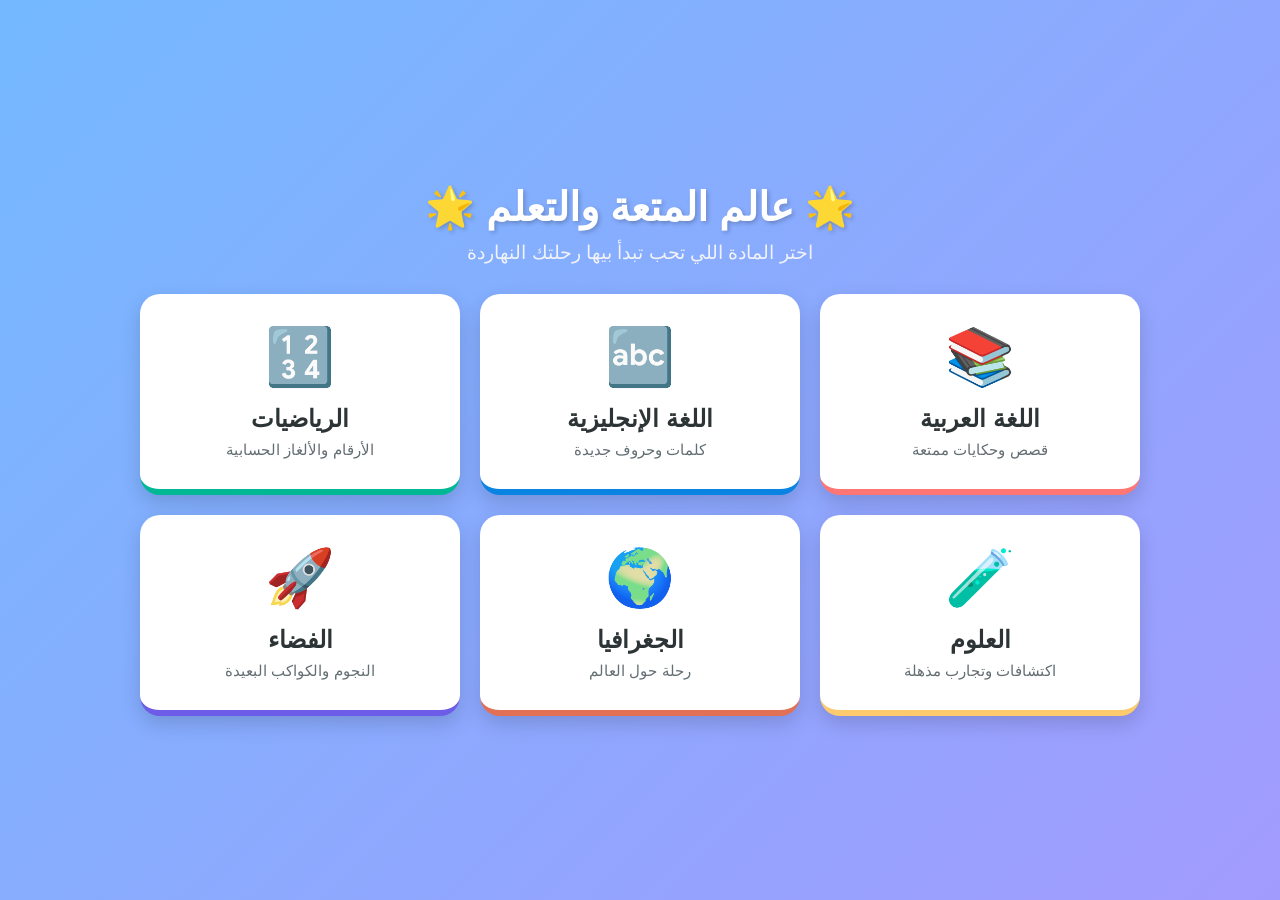
<file: index.html>
<!DOCTYPE html>
<html lang="ar" dir="rtl">
<head>
    <meta charset="UTF-8">
    <meta name="viewport" content="width=device-width, initial-scale=1.0">
    <title>أكاديمية الأطفال - الصفحة الرئيسية</title>
    <link rel="stylesheet" href="css/style.css">
    <link rel="icon" type="image/png" href="images/favicon.ico">
</head>
<body>
    <div class="container">
        <h1>🌟 عالم المتعة والتعلم 🌟</h1>
        <p class="subtitle">اختر المادة اللي تحب تبدأ بيها رحلتك النهاردة</p>
        
        <div class="subjects-grid">
            <div class="card arabic" onclick="openSubject('arabic')">
                <span class="icon">📚</span>
                <h2>اللغة العربية</h2>
                <p>قصص وحكايات ممتعة</p>
            </div>
            <div class="card english" onclick="openSubject('english')">
                <span class="icon">🔤</span>
                <h2>اللغة الإنجليزية</h2>
                <p>كلمات وحروف جديدة</p>
            </div>
            <div class="card math" onclick="openSubject('math')">
                <span class="icon">🔢</span>
                <h2>الرياضيات</h2>
                <p>الأرقام والألغاز الحسابية</p>
            </div>
            <div class="card science" onclick="openSubject('science')">
                <span class="icon">🧪</span>
                <h2>العلوم</h2>
                <p>اكتشافات وتجارب مذهلة</p>
            </div>
            <div class="card geography" onclick="openSubject('geography')">
                <span class="icon">🌍</span>
                <h2>الجغرافيا</h2>
                <p>رحلة حول العالم</p>
            </div>
            <div class="card space" onclick="openSubject('space')">
                <span class="icon">🚀</span>
                <h2>الفضاء</h2>
                <p>النجوم والكواكب البعيدة</p>
            </div>
        </div>
    </div>

    <script src="js/main.js"></script>
</body>
</html>
</file>
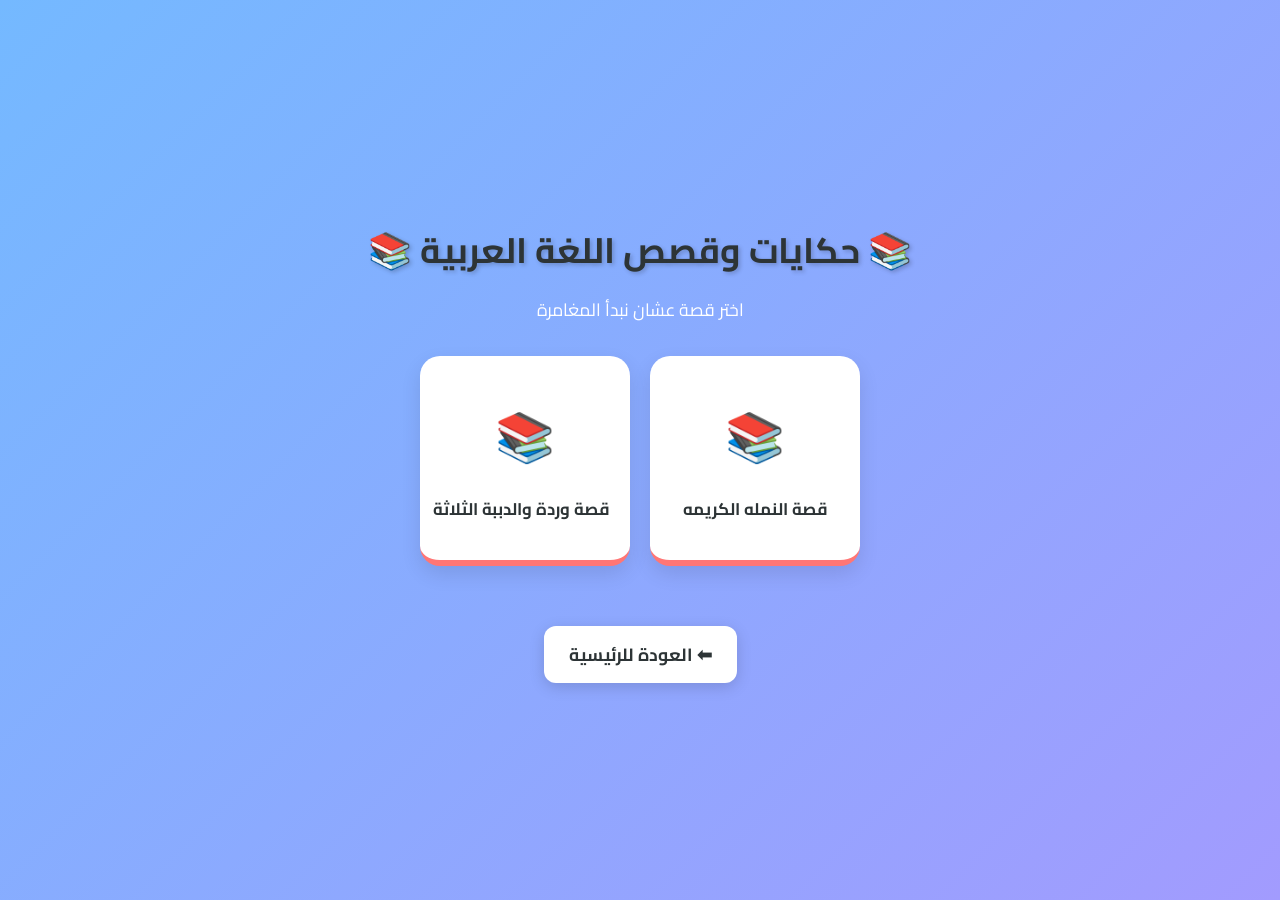
<file: materials/arabic/arabic.html>
<!DOCTYPE html>
<html lang="ar" dir="rtl">
<head>
    <meta charset="UTF-8">
    <meta name="viewport" content="width=device-width, initial-scale=1.0">
    <title>قسم اللغة العربية - القصص والحكايات</title>
    <!-- استدعاء خط أطفال واضح وجميل -->
    <link href="https://fonts.googleapis.com/css2?family=Cairo:wght@600;700;900&display=swap" rel="stylesheet">
    <link rel="stylesheet" href="../../css/style.css">
    <link rel="icon" type="image/ico" href="../../images/favicon.ico">
    <style>
        body {
            font-family: 'Cairo', sans-serif;
            margin: 0;
            padding: 20px;
            display: flex;
            flex-direction: column;
            align-items: center;
            min-height: 100vh;
        }

        .container {
            width: 100%;
            max-width: 900px;
            text-align: center;
            margin: auto;
        }

        /* العنوان الرئيسي استريتش وفي سطر واحد وبحجم نسبي ذكي */
        .arabic-title {
            color: #2d3436;
            margin-bottom: 10px;
            font-size: clamp(1rem, 3.2vw, 2.2rem);
            white-space: nowrap;
            overflow: hidden;
            text-overflow: ellipsis;
        }

        .subtitle {
            color: #ffffff; /* لون أبيض زي ما طلبت */
            font-size: 1.1rem;
            margin-bottom: 30px;
        }

        /* شبكة كروت مربعة ومتناسقة زي كروت المواد بالضبط */
        .subjects-grid {
            display: flex;
            justify-content: center;
            align-items: center;
            flex-wrap: wrap;
            gap: 20px;
            margin-bottom: 40px;
        }

        .card.arabic {
            background: #ffffff;
            border-radius: 20px;
            width: 210px;
            height: 210px;
            padding: 20px;
            box-shadow: 0 8px 20px rgba(0,0,0,0.1);
            cursor: pointer;
            transition: transform 0.2s, box-shadow 0.2s;
            text-align: center;
            display: flex;
            flex-direction: column;
            align-items: center;
            justify-content: center;
        }

        .card.arabic:hover {
            transform: translateY(-5px);
            box-shadow: 0 12px 25px rgba(0,0,0,0.15);
        }

        .card .icon {
            font-size: 3rem;
            margin-bottom: 12px;
        }

        /* اسم القصة جوه الكارت في سطر واحد، بولد، وبحجم مناسب جداً في الشاشات الصغيرة */
        .card h2 {
            color: #2d3436;
            font-size: clamp(0.75rem, 2.1vw, 1.05rem); /* رفعنا الحجم الأدنى عشان ما يصغرش أوي */
            font-weight: 700; /* خط بولد وبارز وشيك */
            white-space: nowrap;
            width: 100%;
            margin: 0;
        }

        .back-btn {
            margin-top: 20px;
            padding: 12px 25px;
            font-size: 1.1rem;
            border-radius: 12px;
            border: none;
            background: #ffffff;
            color: #2d3436;
            cursor: pointer;
            font-weight: bold;
            font-family: 'Cairo', sans-serif;
            box-shadow: 0 4px 15px rgba(0,0,0,0.15);
            transition: background 0.3s, transform 0.2s;
        }
        .back-btn:hover {
            background: #f1f2f6;
            transform: scale(1.02);
        }
    </style>
</head>
<body>
    <div class="container">
        <h1 class="arabic-title">📚 حكايات وقصص اللغة العربية 📚</h1>
        <p class="subtitle">اختر قصة عشان نبدأ المغامرة</p>
        
        <div class="subjects-grid">
            <div class="card arabic" onclick="openStory(1)">
                <span class="icon">📚</span>
                <h2>قصة النمله الكريمه</h2>
            </div>

            <div class="card arabic" onclick="openStory(2)">
                <span class="icon">📚</span>
                <h2>قصة وردة والدببة الثلاثة</h2>
            </div>
            
            <!-- لما تحب تضيف قصة تانية تقدر تكرر الكارت هنا بكل سهولة -->
        </div>

        <div>
            <button class="back-btn" onclick="goBackToMain()">⬅ العودة للرئيسية</button>
        </div>
    </div>

    <script>
        function openStory(storyId) {
            window.location.href = 'story' + storyId + '.html';
        }

        function goBackToMain() {
            window.location.href = '../../index.html';
        }
    </script>
</body>
</html>
</file>
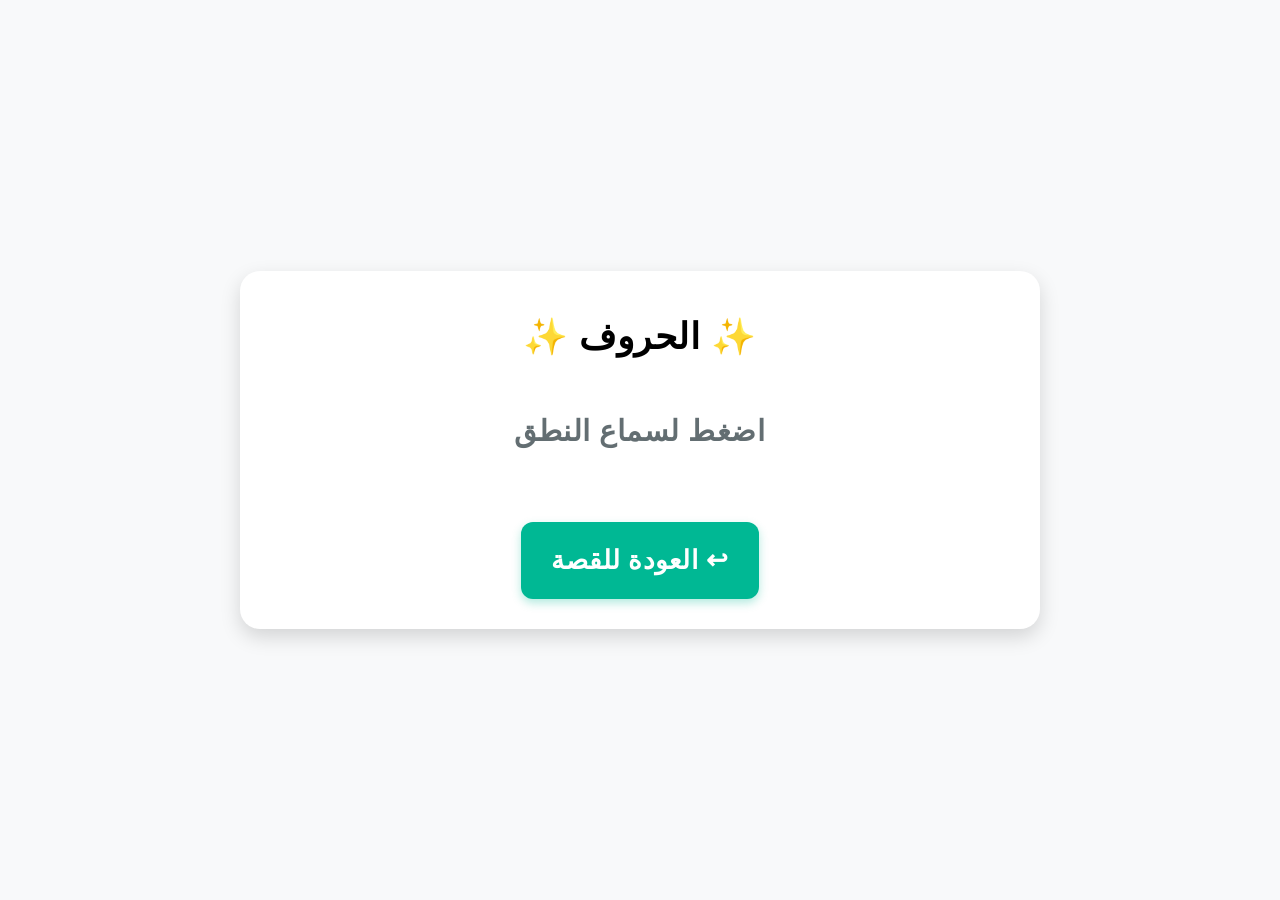
<file: materials/arabic/letters.html>
<!DOCTYPE html>
<html lang="ar" dir="rtl">
<head>
    <meta charset="UTF-8">
    <meta name="viewport" content="width=device-width, initial-scale=1.0">
    <title>تفكيك الكلمة إلى حروف</title>
    <link rel="stylesheet" href="../../css/style.css">
    <link rel="icon" type="image/ico" href="../../images/favicon.ico">
    <style>
        *, body, button, h1, h2, p, span, .story-text, .word {
            font-family: Segoe UI, sans-serif !important; /* نوع الخط */
            font-size: 1.5rem;                        /* حجم الخط الأساسي */
            font-weight: bold;                        /* تخانة الخط (بولد) */
            line-height: 2.0;                         /* المسافة بين السطور (ارتفاع السطر) */
            letter-spacing: 0.5px;                    /* المسافة الأفقية بين الحروف */
            word-spacing: 0px;                        /* المسافة بين الكلمات وبعضها */
        }

        body {
            background: #f8f9fa;
        }

        .letters-box {
            background: #ffffff;
            border-radius: 20px;
            padding: 30px;
            box-shadow: 0 8px 20px rgba(0,0,0,0.15);
            text-align: center;
            max-width: 800px;
            margin: 40px auto;
        }

        .word-display {
            font-size: 2.8rem;
            color: #d63031;
            margin-bottom: 30px;
            font-weight: bold;
        }

        /* صف واحد دايماً وتصغير نسبي أوتوماتيك من غير أي سكرول بار */
        .letters-grid {
            display: flex;
            justify-content: center;
            align-items: center;
            flex-wrap: nowrap;
            gap: 8px;
            margin-bottom: 35px;
            width: 100%;
        }

        .letter-card {
            background: #74b9ff;
            color: white;
            flex: 1; /* الكروت تتمدد أو تنكمش بالتساوي عشان تدخل كلها في صف واحد */
            min-width: 30px; /* أقل عرض مسموح للحرف عشان يفضل واضح */
            max-width: 65px; /* أقصى عرض للحرف على الشاشات الكبيرة */
            aspect-ratio: 1 / 1; /* يحافظ على شكل الكارت مربع متناسق */
            font-size: clamp(1.1rem, 4vw, 2.2rem); /* حجم الخط يصغر ويكبر أوتوماتيك حسب الشاشة */
            display: flex;
            align-items: center;
            justify-content: center;
            border-radius: 12px;
            cursor: pointer;
            box-shadow: 0 4px 0 #0984e3;
            transition: transform 0.1s, background 0.2s;
            font-weight: bold;
        }

        .letter-card:active {
            transform: translateY(3px);
            box-shadow: 0 1px 0 #0984e3;
        }

        .letter-card:hover {
            background: #0984e3;
        }

        .back-btn {
            background: #00b894;
            color: white;
            border: none;
            padding: 12px 30px;
            font-size: 1.1rem;
            border-radius: 12px;
            cursor: pointer;
            font-weight: bold;
            font-family: 'Cairo', sans-serif;
            box-shadow: 0 4px 10px rgba(0,184,148,0.3);
        }
        .back-btn:hover {
            background: #019875;
        }
    </style>
</head>
<body>
    <div class="container">
        <div class="letters-box">
            <h2>✨ الحروف ✨</h2>
            <div class="word-display" id="targetWord">---</div>
            <p class="subtitle" style="color: #636e72; margin-bottom: 25px;">اضغط لسماع النطق</p>

            <div class="letters-grid" id="lettersGrid"></div>

            <button class="back-btn" onclick="goBackToStory()">↩ العودة للقصة</button>
        </div>
    </div>

    <audio id="letterAudio"></audio>

    <script>
        const word = sessionStorage.getItem('selectedWord') || '';
        document.getElementById('targetWord').innerText = word;

        const grid = document.getElementById('lettersGrid');
        const audio = document.getElementById('letterAudio');

        const letterNameMap = {
            'أ': 'alef_uphamza',
            'إ': 'alef_downhamza',
            'آ': 'alef_upmad',
            'ا': 'alef_nohamza',
            'ى': 'alef_layena',
            'ب': 'beh',
            'ت': 'teh',
            'ث': 'theh',
            'ج': 'jeem',
            'ح': 'hah',
            'خ': 'khah',
            'د': 'dal',
            'ذ': 'thal',
            'ر': 'reh',
            'ز': 'zain',
            'س': 'seen',
            'ش': 'sheen',
            'ص': 'sad',
            'ض': 'dad',
            'ط': 'tah',
            'ظ': 'zah',
            'ع': 'ain',
            'غ': 'ghain',
            'ف': 'feh',
            'ق': 'qaf',
            'ك': 'kaf',
            'ل': 'lam',
            'م': 'meem',
            'ن': 'noon',
            'ه': 'ha',
            'و': 'waw',
            'ي': 'yeh',
            'ة': 'teh_marbuta',
            'ء': 'hamza',
            'ؤ': 'hamza_waw',
            'ئ': 'hamza_sharta'
        };

        const rawLetters = word.split('');

        rawLetters.forEach(char => {
            if (['َ', 'ً', 'ُ', 'ٌ', 'ِ', 'ٍ', 'ْ', 'ّ', '،', '.', '؛', '؟'].includes(char)) return;

            const card = document.createElement('div');
            card.className = 'letter-card';
            card.innerText = char;
            
            const letterName = letterNameMap[char] || char;

            card.onclick = () => {
                audio.src = `audio/char_${letterName}.mp3`;
                audio.play().catch(() => {
                    console.log(`صوت الحرف "${char}" (audio/char_${letterName}.mp3) غير موجود حالياً.`);
                });
            };

            grid.appendChild(card);
        });

        function goBackToStory() {
            window.history.back();
        }
    </script>
</body>
</html>
</file>
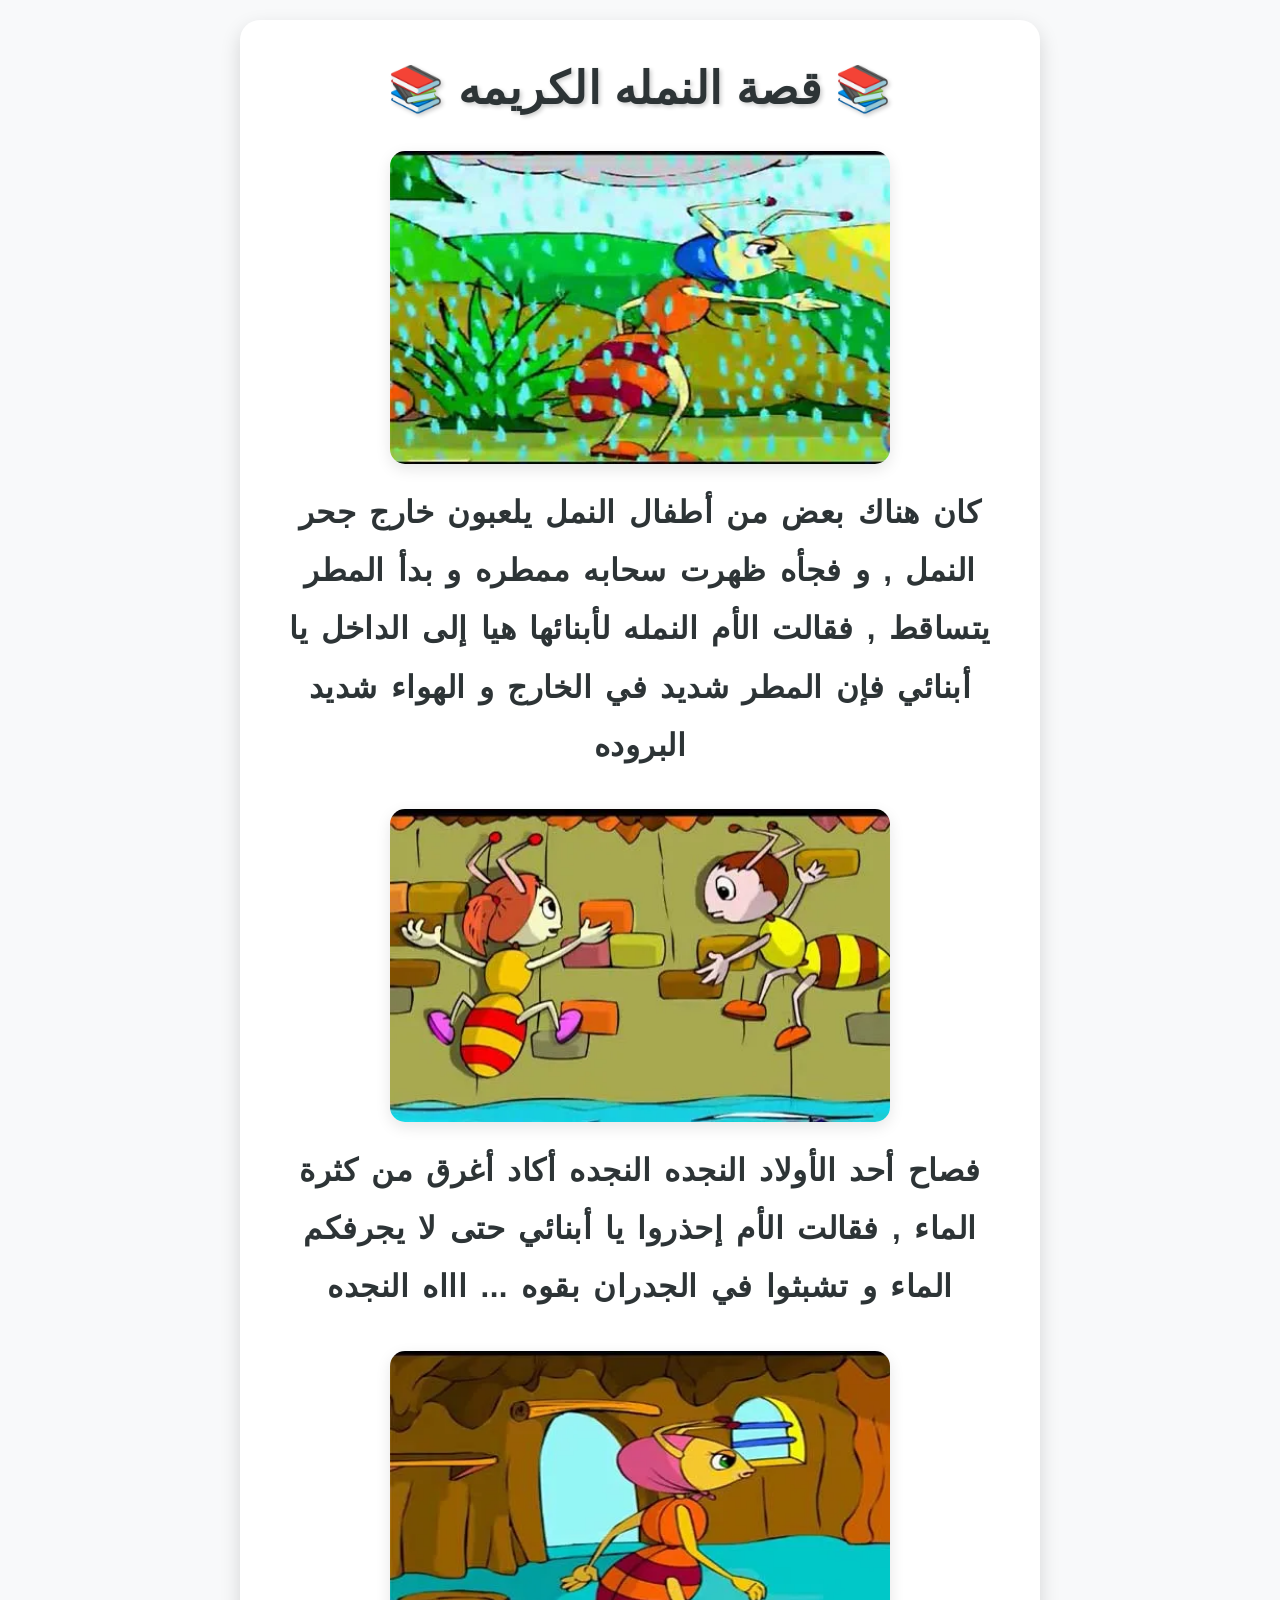
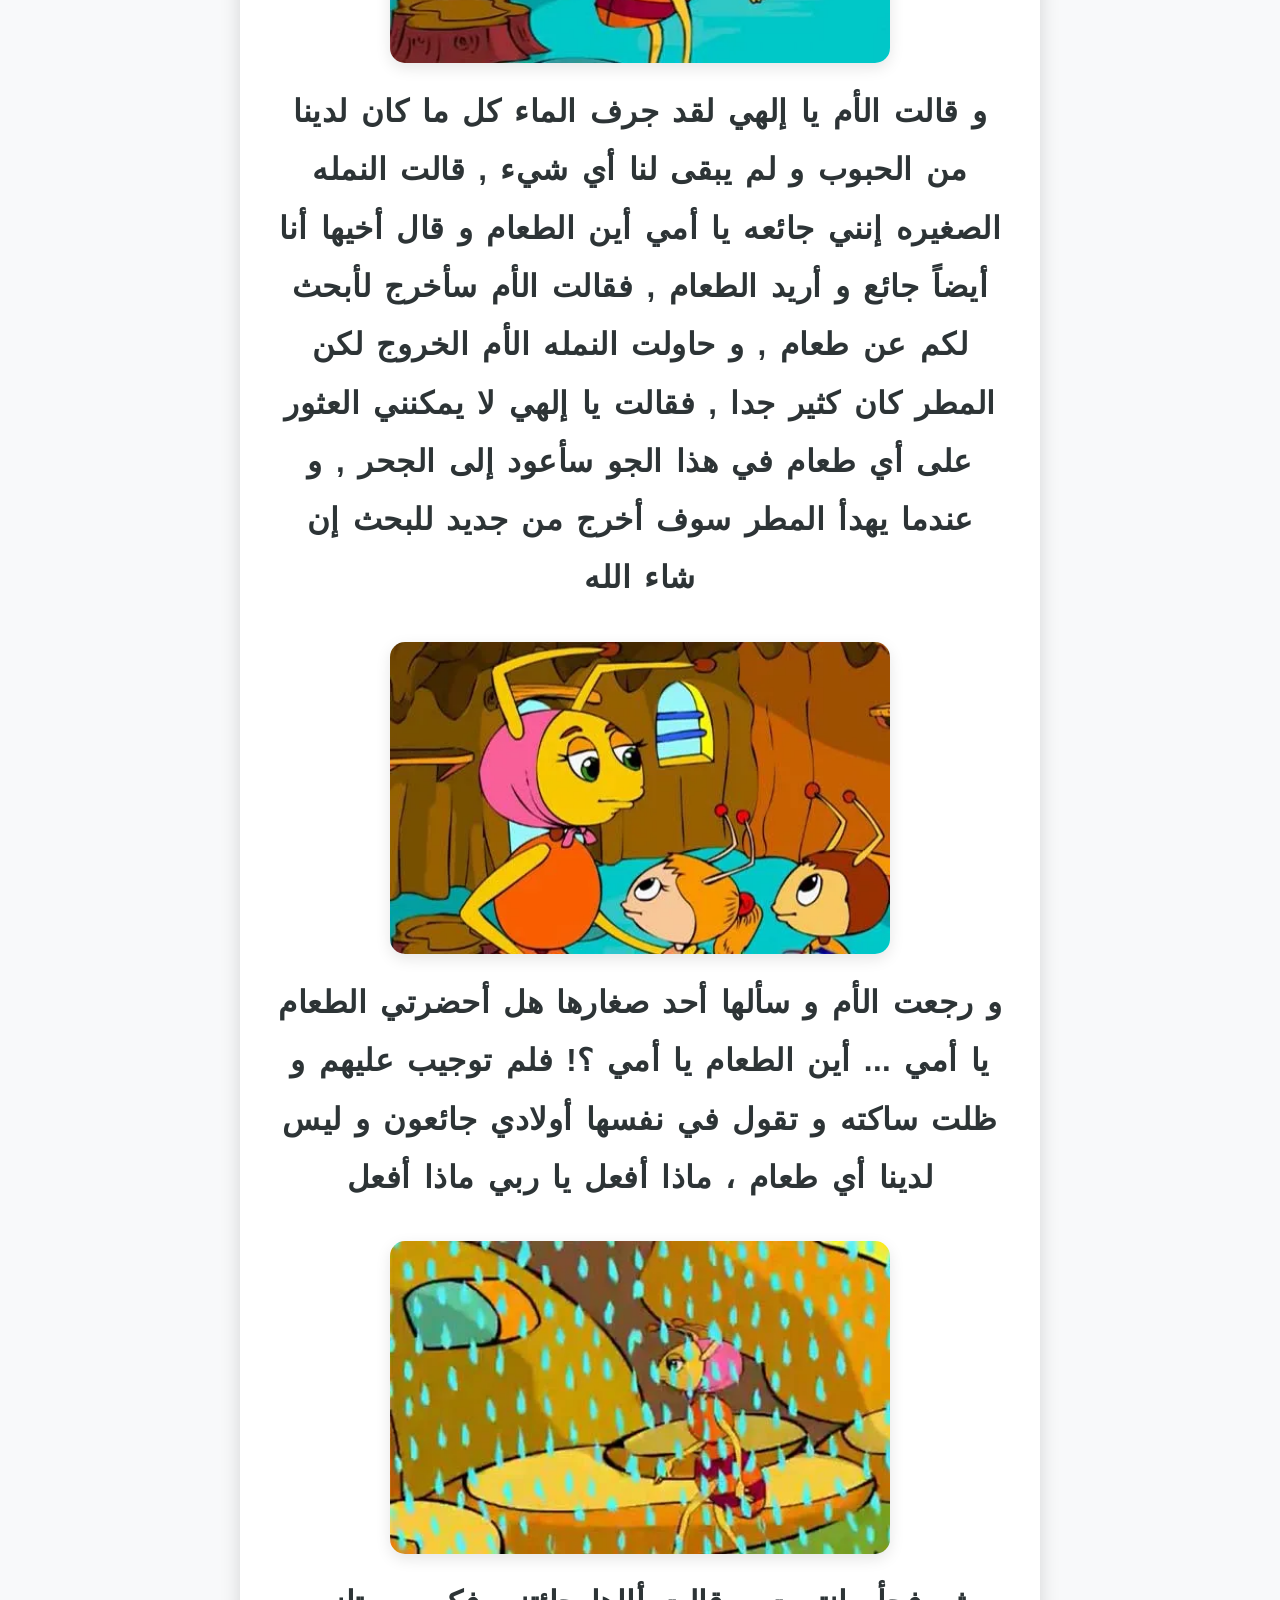
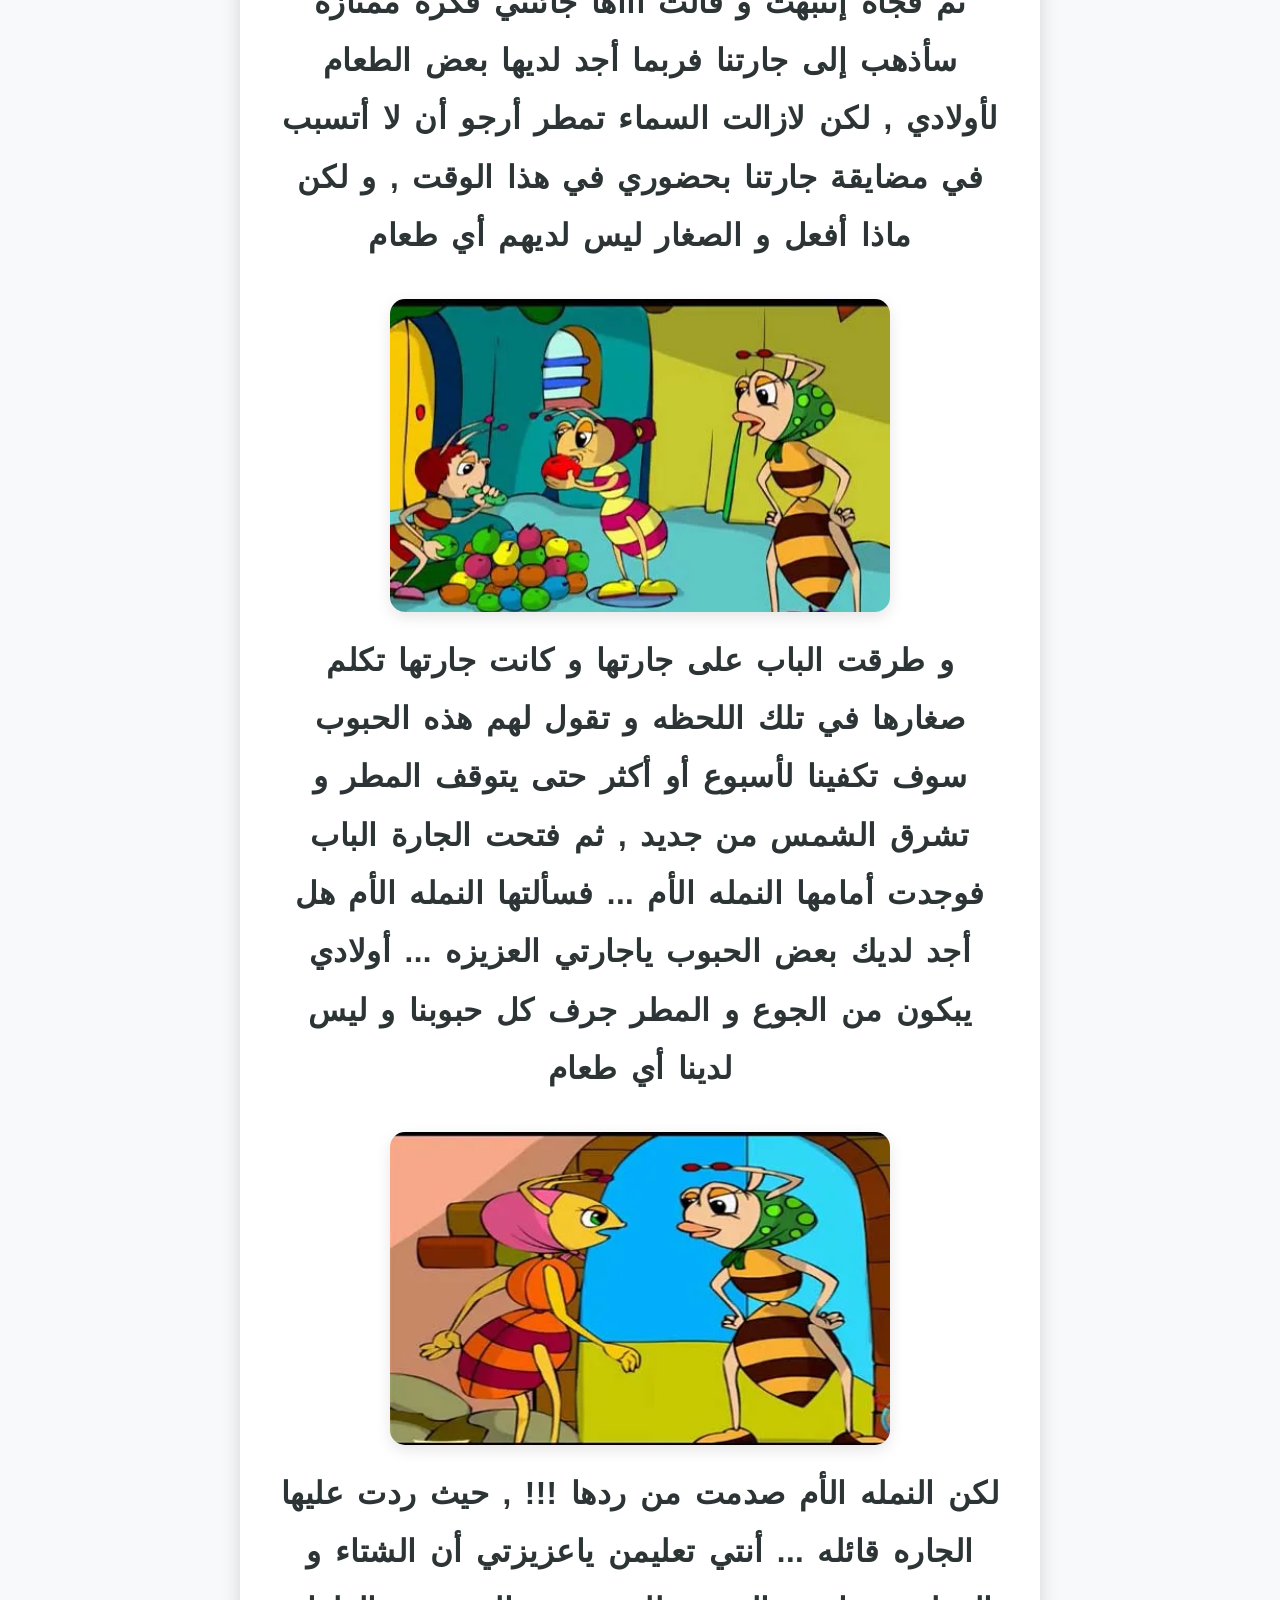
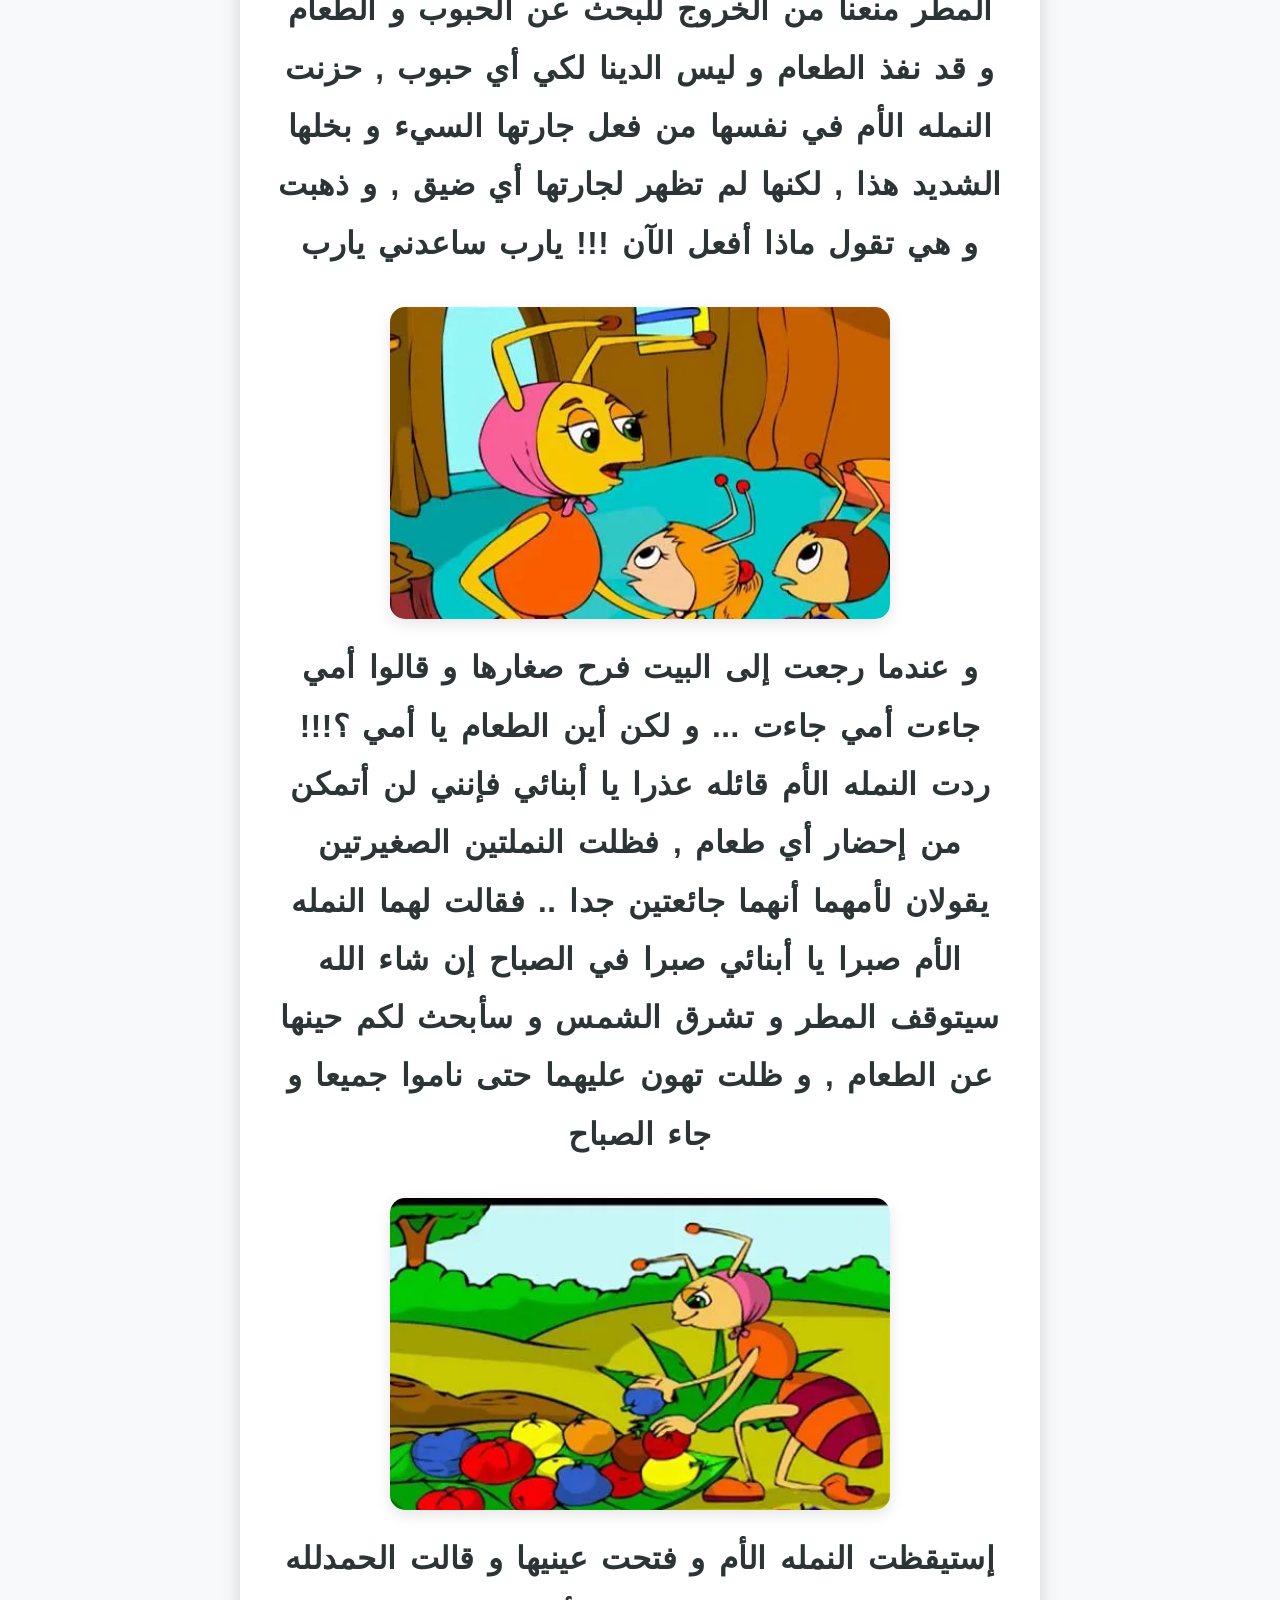
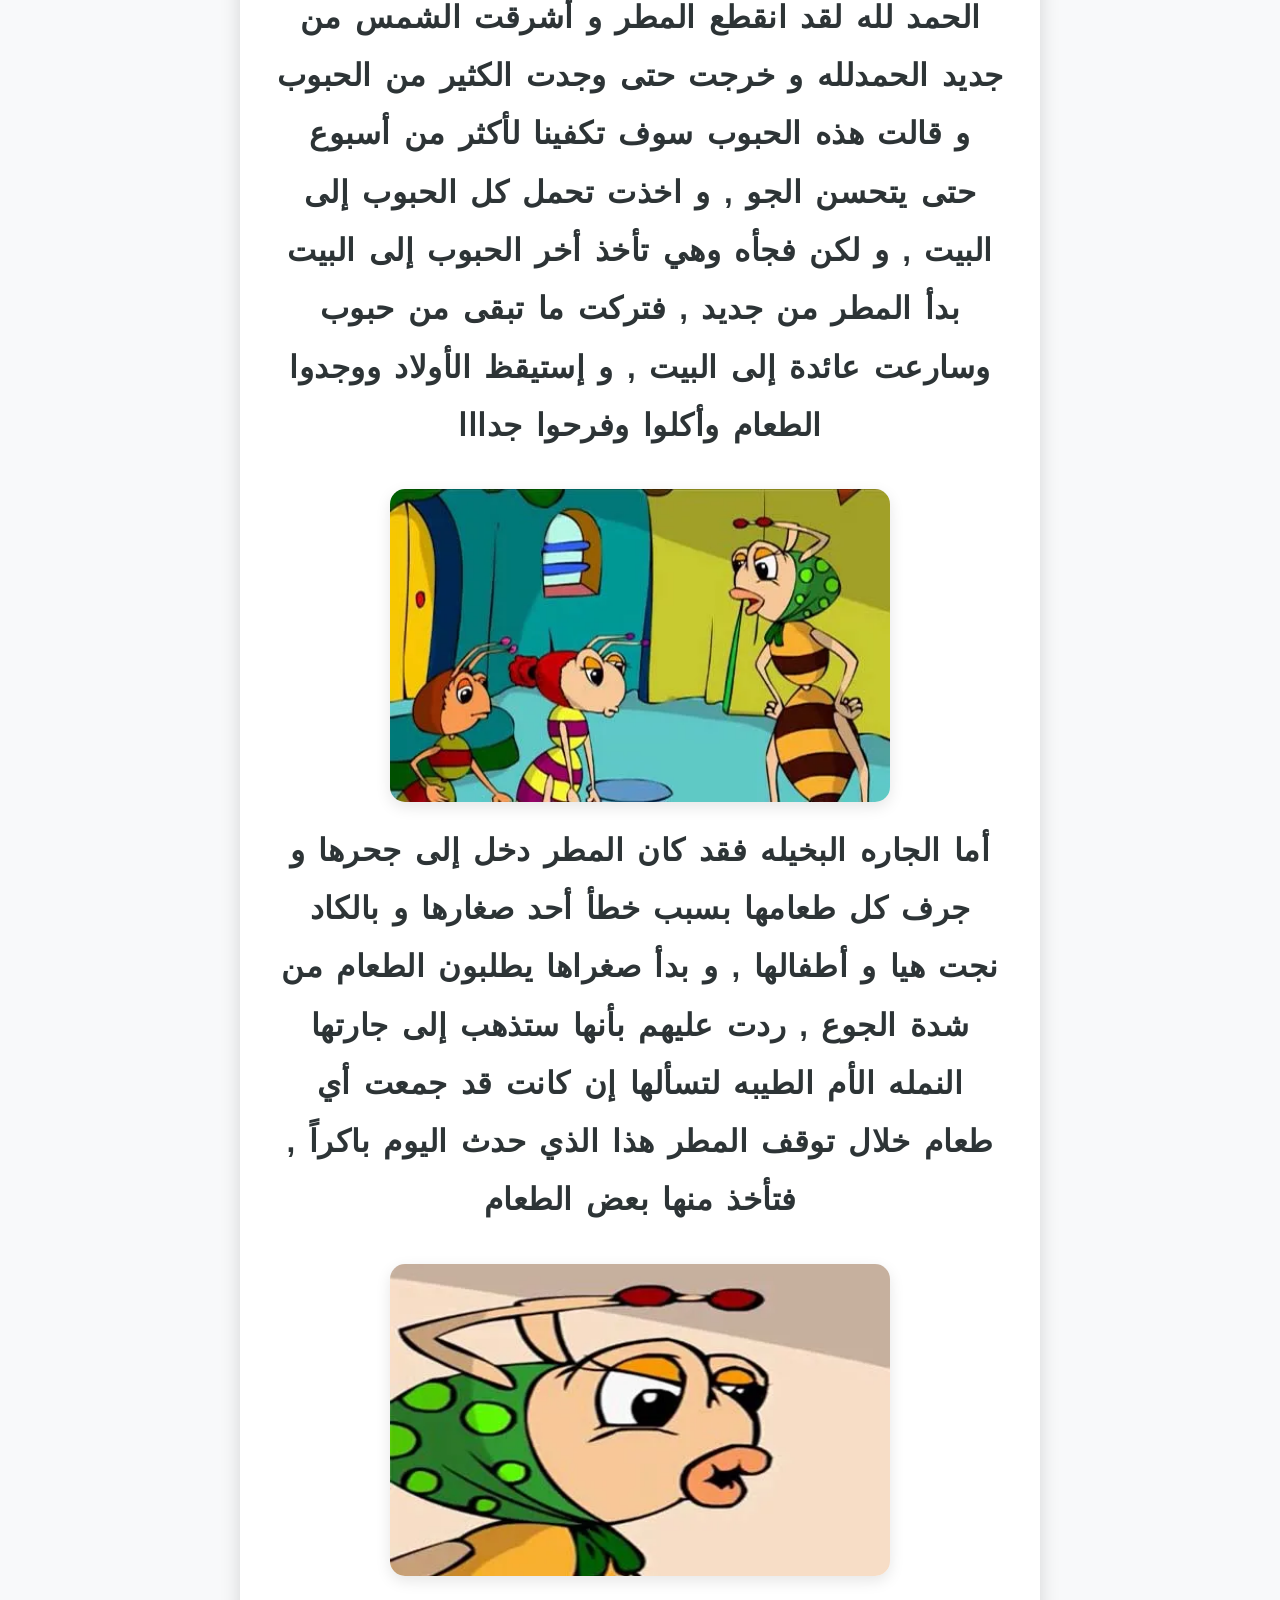
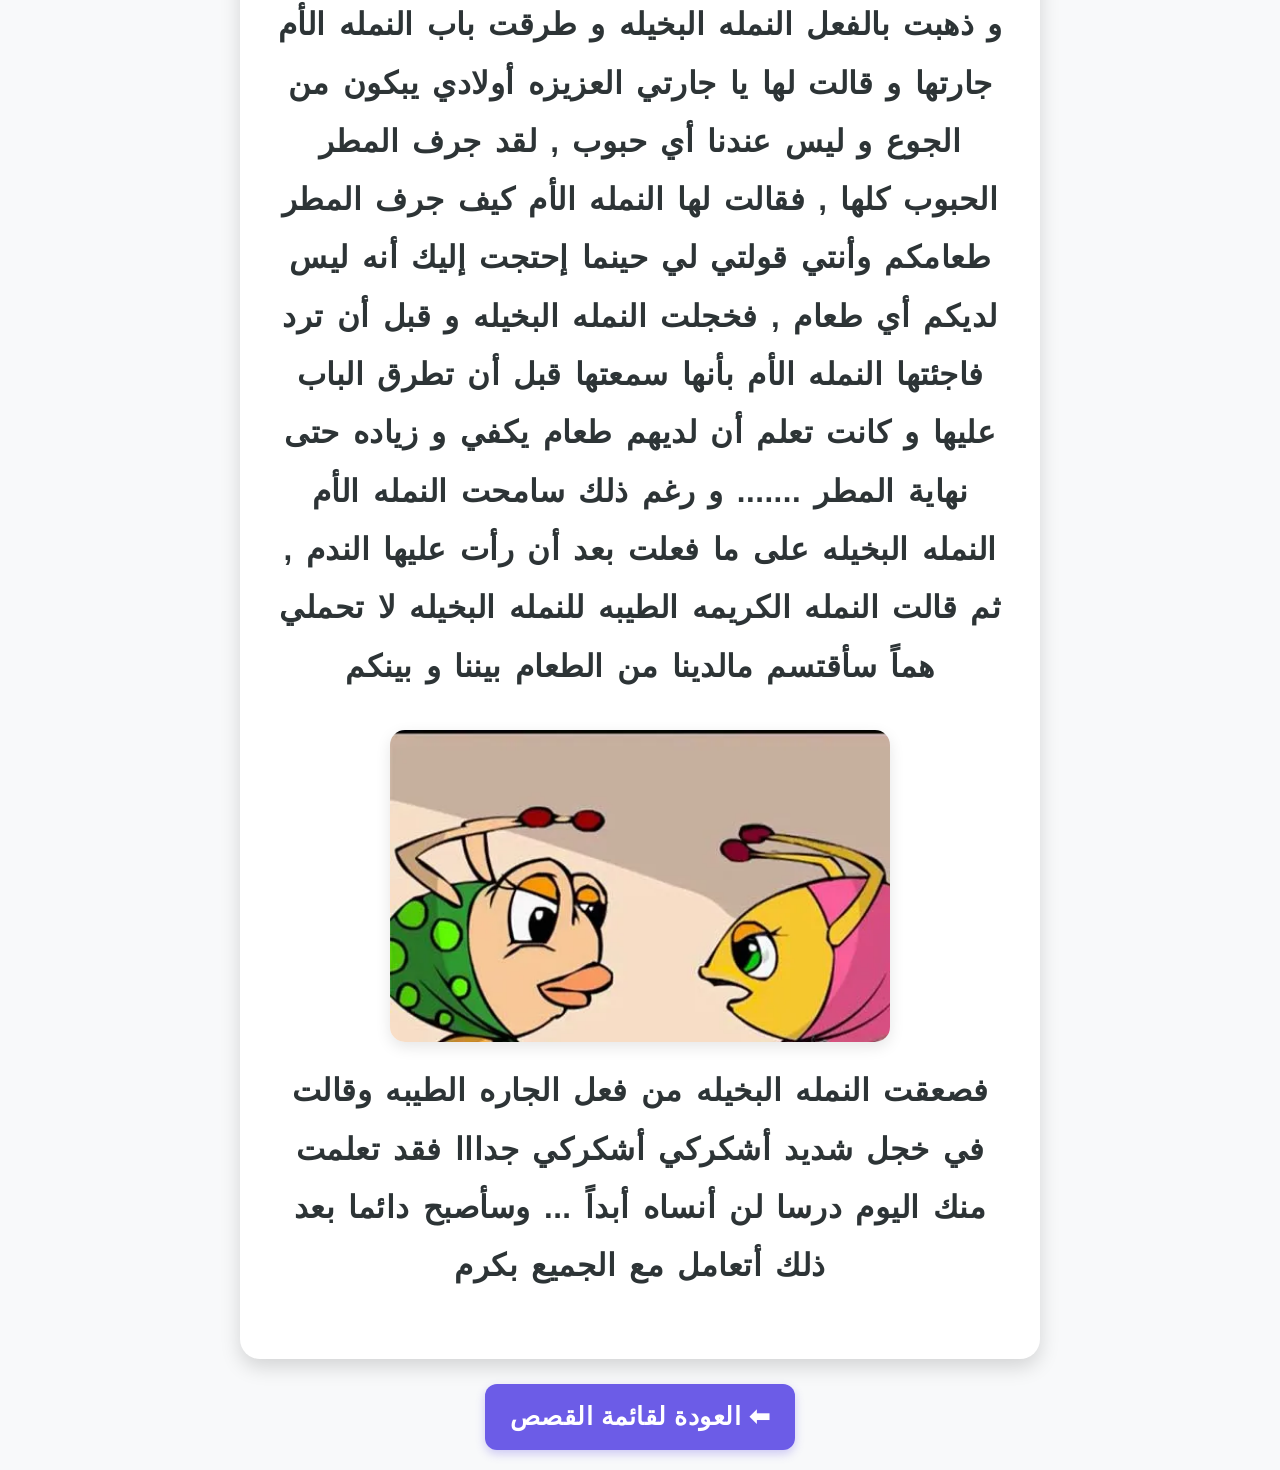
<file: materials/arabic/story1.html>
<!DOCTYPE html>
<html lang="ar" dir="rtl">
<head>
    <meta charset="UTF-8">
    <meta name="viewport" content="width=device-width, initial-scale=1.0">
    <title>قصة النمله الكريمه</title>
    <!-- استدعاء خط أطفال واضح وجميل -->
    <link rel="stylesheet" href="../../css/style.css">
    <link rel="icon" type="image/ico" href="../../images/favicon.ico">
    <style>
        *, body, button, h1, h2, p, span, .story-text, .word {
            font-family: Segoe UI, sans-serif !important; /* نوع الخط */
            font-size: 1.4rem;                        /* حجم الخط الأساسي */
            font-weight: bold;                        /* تخانة الخط (بولد) */
            line-height: 1.7;                         /* المسافة بين السطور (ارتفاع السطر) */
            letter-spacing: 0.5px;                    /* المسافة الأفقية بين الحروف */
            word-spacing: 0px;                        /* المسافة بين الكلمات وبعضها */
        }

        body {
            background: #f8f9fa;
        }

        .story-container {
            background: #ffffff;
            border-radius: 20px;
            padding: 30px;
            box-shadow: 0 8px 20px rgba(0,0,0,0.15);
            margin-bottom: 25px;
            max-width: 800px;
            margin-left: auto;
            margin-right: auto;
        }

        /* عنوان القصة يفضل في سطر واحد وبحجم نسبي ذكي حسب الشاشة */
        .story-container h1 {
            color: #2d3436;
            text-align: center;
            margin-bottom: 25px;
            font-size: clamp(1.1rem, 3.5vw, 2.2rem);
            white-space: nowrap;
            overflow: hidden;
            text-overflow: ellipsis;
        }

        .paragraph-block {
            margin-bottom: 35px;
            text-align: center;
        }

        /* تحكم في حجم الصورة بالنسبة المئوية وتجاوبها التلقائي */
        .story-img {
            width: 70%;
            max-width: 500px;
            height: auto;
            border-radius: 15px;
            margin: 0 auto 20px auto;
            display: block;
            box-shadow: 0 5px 15px rgba(0,0,0,0.1);
        }

        /* مسافات طبيعية ومضبوطة بين الكلمات بالملي */
        .story-text {
            font-size: 2rem;                       /* حجم الخط الكبير اللي طلبته */
            line-height: 2.5;                      /* مسافة واسعة ومريحة بين السطور */
            color: #2d3436;
            user-select: none;
            font-weight: bold;
            
            /* التكات الجديدة للسنترة المظبوطة بالحرف */
            display: flex;
            flex-wrap: wrap;
            justify-content: center;               /* سنترة الكلمات جوه الفقرة بالملي */
            align-items: center;
            text-align: center;
            gap: 1px;                             /* مسافة ثابتة ومتناسقة بين كل كلمة والثانية */
        }

        .word {
            display: inline-block;
            padding: 2px 6px;
            border-radius: 8px;
            cursor: pointer;
            transition: background 0.2s, transform 0.2s;
            /* شلنا الهوامش القديمة عشان الـ gap يظبط المسافات بانتظام */
        }

        .word:hover {
            background: #ffeaa7;
        }

        /* الهايلايت للضغطة العادية أو عند الرجوع */
        .word.highlight {
            background: #fdcb6e;
            color: #d63031;
            font-weight: bold;
            transform: scale(1.08);
        }

        .back-btn {
            background: #6c5ce7;
            color: white;
            border: none;
            padding: 12px 25px;
            font-size: 1.1rem;
            border-radius: 12px;
            cursor: pointer;
            font-weight: bold;
            font-family: 'Cairo', sans-serif;
            box-shadow: 0 4px 10px rgba(108, 92, 231, 0.3);
            display: block;
            margin: 0 auto;
        }
        .back-btn:hover {
            background: #5b4cc4;
        }
    </style>
</head>
<body>
    <div class="container">
        <div class="story-container">

            <h1>📚 قصة النمله الكريمه 📚</h1>

            <!-- الفقرة الأولى وصورتها -->
            <div class="paragraph-block">
                <img src="images/story1-1.webp" alt="صورة الفقرة الأولى" class="story-img" onerror="this.src='https://via.placeholder.com/500x300?text=صورة+الفقرة+الأولى'">
                
                <p class="story-text" data-paragraph-id="1">
كان هناك بعض من أطفال النمل يلعبون خارج جحر النمل , و فجأه ظهرت سحابه ممطره و بدأ المطر يتساقط , فقالت الأم النمله لأبنائها هيا إلى الداخل يا أبنائي فإن المطر شديد في الخارج و الهواء شديد البروده
                </p>
            </div>

            <!-- الفقرة الثانيه وصورتها -->
            <div class="paragraph-block">
                <img src="images/story1-2.webp" alt="صورة الفقرة الأولى" class="story-img" onerror="this.src='https://via.placeholder.com/500x300?text=صورة+الفقرة+الأولى'">
                
                <p class="story-text" data-paragraph-id="1">
فصاح أحد الأولاد النجده النجده أكاد أغرق من كثرة الماء , فقالت الأم إحذروا يا أبنائي حتى لا يجرفكم الماء و تشبثوا في الجدران بقوه ... اااه النجده
                </p>
            </div>

            <!-- الفقرة الثالثه وصورتها -->
            <div class="paragraph-block">
                <img src="images/story1-3.webp" alt="صورة الفقرة الأولى" class="story-img" onerror="this.src='https://via.placeholder.com/500x300?text=صورة+الفقرة+الأولى'">
                
                <p class="story-text" data-paragraph-id="1">
و قالت الأم يا إلهي لقد جرف الماء كل ما كان لدينا من الحبوب و لم يبقى لنا أي شيء , قالت النمله الصغيره إنني جائعه يا أمي أين الطعام و قال أخيها أنا أيضاً جائع و أريد الطعام , فقالت الأم سأخرج لأبحث لكم عن طعام , و حاولت النمله الأم الخروج لكن المطر كان كثير جدا , فقالت يا إلهي لا يمكنني العثور على أي طعام في هذا الجو سأعود إلى الجحر , و عندما يهدأ المطر سوف أخرج من جديد للبحث إن شاء الله
                </p>
            </div>

            <!-- الفقرة الرابعه وصورتها -->
            <div class="paragraph-block">
                <img src="images/story1-4.webp" alt="صورة الفقرة الأولى" class="story-img" onerror="this.src='https://via.placeholder.com/500x300?text=صورة+الفقرة+الأولى'">
                
                <p class="story-text" data-paragraph-id="1">
و رجعت الأم و سألها أحد صغارها هل أحضرتي الطعام يا أمي ... أين الطعام يا أمي ؟! فلم توجيب عليهم و ظلت ساكته و تقول في نفسها أولادي جائعون و ليس لدينا أي طعام ، ماذا أفعل يا ربي ماذا أفعل
                </p>
            </div>

            <!-- الفقرة الخامسه وصورتها -->
            <div class="paragraph-block">
                <img src="images/story1-5.webp" alt="صورة الفقرة الأولى" class="story-img" onerror="this.src='https://via.placeholder.com/500x300?text=صورة+الفقرة+الأولى'">
                
                <p class="story-text" data-paragraph-id="1">
ثم فجأه إنتبهت و قالت أااها جائتني فكره ممتازه سأذهب إلى جارتنا فربما أجد لديها بعض الطعام لأولادي , لكن لازالت السماء تمطر أرجو أن لا أتسبب في مضايقة جارتنا بحضوري في هذا الوقت , و لكن ماذا أفعل و الصغار ليس لديهم أي طعام
                </p>
            </div>

            <!-- الفقرة السادسه وصورتها -->
            <div class="paragraph-block">
                <img src="images/story1-6.webp" alt="صورة الفقرة الأولى" class="story-img" onerror="this.src='https://via.placeholder.com/500x300?text=صورة+الفقرة+الأولى'">
                
                <p class="story-text" data-paragraph-id="1">
و طرقت الباب على جارتها و كانت جارتها تكلم صغارها في تلك اللحظه و تقول لهم هذه الحبوب سوف تكفينا لأسبوع أو أكثر حتى يتوقف المطر و تشرق الشمس من جديد , ثم فتحت الجارة الباب فوجدت أمامها النمله الأم ... فسألتها النمله الأم هل أجد لديك بعض الحبوب ياجارتي العزيزه ... أولادي يبكون من الجوع و المطر جرف كل حبوبنا و ليس لدينا أي طعام 
                </p>
            </div>

            <!-- الفقرة السابعه وصورتها -->
            <div class="paragraph-block">
                <img src="images/story1-7.webp" alt="صورة الفقرة الأولى" class="story-img" onerror="this.src='https://via.placeholder.com/500x300?text=صورة+الفقرة+الأولى'">
                
                <p class="story-text" data-paragraph-id="1">
لكن النمله الأم صدمت من ردها !!! , حيث ردت عليها الجاره قائله ... أنتي تعليمن ياعزيزتي أن الشتاء و المطر منعنا من الخروج للبحث عن الحبوب و الطعام و قد نفذ الطعام و ليس الدينا لكي أي حبوب , حزنت النمله الأم في نفسها من فعل جارتها السيء و بخلها الشديد هذا , لكنها لم تظهر لجارتها أي ضيق , و ذهبت و هي تقول ماذا أفعل الآن !!! يارب ساعدني يارب
                </p>
            </div>

            <!-- الفقرة الثامنه وصورتها -->
            <div class="paragraph-block">
                <img src="images/story1-8.webp" alt="صورة الفقرة الأولى" class="story-img" onerror="this.src='https://via.placeholder.com/500x300?text=صورة+الفقرة+الأولى'">
                
                <p class="story-text" data-paragraph-id="1">
و عندما رجعت إلى البيت فرح صغارها و قالوا أمي جاءت أمي جاءت ... و لكن أين الطعام يا أمي ؟!!! ردت النمله الأم قائله عذرا يا أبنائي فإنني لن أتمكن من إحضار أي طعام , فظلت النملتين الصغيرتين يقولان لأمهما أنهما جائعتين جدا .. فقالت لهما النمله الأم صبرا يا أبنائي صبرا  في الصباح إن شاء الله سيتوقف المطر و تشرق الشمس و سأبحث لكم حينها عن الطعام , و ظلت تهون عليهما حتى ناموا جميعا و جاء الصباح
                </p>
            </div>

            <!-- الفقرة التاسعه وصورتها -->
            <div class="paragraph-block">
                <img src="images/story1-9.webp" alt="صورة الفقرة الأولى" class="story-img" onerror="this.src='https://via.placeholder.com/500x300?text=صورة+الفقرة+الأولى'">
                
                <p class="story-text" data-paragraph-id="1">
إستيقظت النمله الأم و فتحت عينيها و قالت الحمدلله الحمد لله لقد انقطع المطر و أشرقت الشمس من جديد الحمدلله و خرجت حتى وجدت الكثير من الحبوب و قالت هذه الحبوب سوف تكفينا لأكثر من أسبوع حتى يتحسن الجو , و اخذت تحمل كل الحبوب إلى البيت , و لكن فجأه وهي تأخذ أخر الحبوب إلى البيت بدأ المطر من جديد , فتركت ما تبقى من حبوب وسارعت عائدة إلى البيت , و إستيقظ الأولاد ووجدوا الطعام وأكلوا وفرحوا جدااا
                </p>
            </div>

            <!-- الفقرة العاشره وصورتها -->
            <div class="paragraph-block">
                <img src="images/story1-10.webp" alt="صورة الفقرة الأولى" class="story-img" onerror="this.src='https://via.placeholder.com/500x300?text=صورة+الفقرة+الأولى'">
                
                <p class="story-text" data-paragraph-id="1">
أما الجاره البخيله فقد كان المطر دخل إلى جحرها و جرف كل طعامها بسبب خطأ أحد صغارها و بالكاد نجت هيا و أطفالها , و بدأ صغراها يطلبون الطعام من شدة الجوع , ردت عليهم بأنها ستذهب إلى جارتها النمله الأم الطيبه لتسألها إن كانت قد جمعت أي طعام خلال توقف المطر هذا الذي حدث اليوم باكراً , فتأخذ منها بعض الطعام
                </p>
            </div>

            <!-- الفقرة الحادية عشر وصورتها -->
            <div class="paragraph-block">
                <img src="images/story1-11.webp" alt="صورة الفقرة الأولى" class="story-img" onerror="this.src='https://via.placeholder.com/500x300?text=صورة+الفقرة+الأولى'">
                
                <p class="story-text" data-paragraph-id="1">
و ذهبت بالفعل النمله البخيله و طرقت باب النمله الأم جارتها و قالت لها يا جارتي العزيزه أولادي يبكون من الجوع و ليس عندنا أي حبوب , لقد جرف المطر الحبوب كلها , فقالت لها النمله الأم كيف جرف المطر طعامكم وأنتي قولتي لي حينما إحتجت إليك أنه ليس لديكم أي طعام , فخجلت النمله البخيله و قبل أن ترد فاجئتها النمله الأم بأنها سمعتها قبل أن تطرق الباب عليها و كانت تعلم أن لديهم طعام يكفي و زياده حتى نهاية المطر
.......
و رغم ذلك سامحت النمله الأم النمله البخيله على ما فعلت بعد أن رأت عليها الندم , ثم قالت النمله الكريمه الطيبه للنمله البخيله لا تحملي هماً سأقتسم مالدينا من الطعام بيننا و بينكم
                </p>
            </div>

            <!-- الفقرة الثانية عشر وصورتها -->
            <div class="paragraph-block">
                <img src="images/story1-12.webp" alt="صورة الفقرة الأولى" class="story-img" onerror="this.src='https://via.placeholder.com/500x300?text=صورة+الفقرة+الأولى'">
                
                <p class="story-text" data-paragraph-id="1">
فصعقت النمله البخيله من فعل الجاره الطيبه وقالت في خجل شديد أشكركي أشكركي جدااا
فقد تعلمت منك اليوم درسا لن أنساه أبداً ... وسأصبح دائما بعد ذلك أتعامل مع الجميع بكرم
                </p>
            </div>

        </div>

        <button class="back-btn" onclick="goBackToArabic()">⬅ العودة لقائمة القصص</button>
    </div>

    <!-- محرك التشغيل الذكي الموحد للقصة -->
    <script>
        // إلغاء تحكم المتصفح التلقائي في السكرول عند الـ Refresh لمنع التعارض
        if ('scrollRestoration' in history) {
            history.scrollRestoration = 'manual';
        }

        document.addEventListener('DOMContentLoaded', () => {
            const paragraphs = document.querySelectorAll('.story-text');

            paragraphs.forEach((pElement, pIndex) => {
                const rawText = pElement.innerText.trim();
                pElement.innerHTML = ''; 

                const wordsArray = rawText.split(/\s+/);

                wordsArray.forEach((wordText, wIndex) => {
                    const span = document.createElement('span');
                    span.className = 'word';
                    const globalWordId = `p${pIndex}-w${wIndex}`;
                    span.id = globalWordId;
                    span.innerText = wordText;

                    setupWordEvents(span, wordText, globalWordId);

                    pElement.appendChild(span);
                });
            });

            // استعادة الـ Scroll والهايلايت بدقة فور اكتمال تحميل الصفحة
            restoreHighlightAndScroll();
        });

        function setupWordEvents(element, wordText, globalWordId) {
            let pressTimer = null;
            let isLongPress = false;

            const startPress = () => {
                isLongPress = false;
                pressTimer = setTimeout(() => {
                    isLongPress = true;
                    applyHighlight(globalWordId);
                    openLettersPage(wordText, globalWordId);
                }, 600); 
            };

            const cancelPress = () => {
                clearTimeout(pressTimer);
            };

            const endPress = () => {
                clearTimeout(pressTimer);
                if (!isLongPress) {
                    applyHighlight(globalWordId);
                }
            };

            element.addEventListener('mousedown', startPress);
            element.addEventListener('mouseup', endPress);
            element.addEventListener('mouseleave', cancelPress);

            element.addEventListener('touchstart', startPress, {passive: true});
            element.addEventListener('touchend', endPress);
            element.addEventListener('touchmove', cancelPress, {passive: true});
        }

        function applyHighlight(globalWordId) {
            document.querySelectorAll('.word').forEach(el => el.classList.remove('highlight'));
            const wordEl = document.getElementById(globalWordId);
            if (wordEl) {
                wordEl.classList.add('highlight');
                sessionStorage.setItem('activeWordId', globalWordId);
            }
        }

        function openLettersPage(wordText, globalWordId) {
            sessionStorage.setItem('selectedWord', wordText);
            sessionStorage.setItem('activeWordId', globalWordId);
            window.location.href = 'letters.html';
        }

        function restoreHighlightAndScroll() {
            const savedWordId = sessionStorage.getItem('activeWordId');
            if (savedWordId !== null) {
                setTimeout(() => {
                    const wordEl = document.getElementById(savedWordId);
                    if (wordEl) {
                        wordEl.classList.add('highlight');
                        wordEl.scrollIntoView({ behavior: 'smooth', block: 'center' });
                    }
                }, 100);
            }
        }

        function goBackToArabic() {
            sessionStorage.removeItem('activeWordId');
            window.location.href = 'arabic.html';
        }
    </script>
</body>
</html>
</file>
<file: css/style.css>
* {
    box-sizing: border-box;
    margin: 0;
    padding: 0;
    font-family: 'Cairo', Arial, sans-serif;
}

body {
    background: linear-gradient(135deg, #74b9ff, #a29bfe);
    min-height: 100vh;
    display: flex;
    justify-content: center;
    align-items: center;
    padding: 20px;
}

.container {
    max-width: 1000px;
    width: 100%;
    text-align: center;
}

h1 {
    color: #fff;
    font-size: 2.5rem;
    margin-bottom: 10px;
    text-shadow: 2px 2px 4px rgba(0,0,0,0.2);
}

.subtitle {
    color: #f1f2f6;
    font-size: 1.2rem;
    margin-bottom: 30px;
}

.subjects-grid {
    display: grid;
    grid-template-columns: repeat(auto-fit, minmax(250px, 1fr));
    gap: 20px;
}

.card {
    background: #ffffff;
    border-radius: 20px;
    padding: 30px 20px;
    cursor: pointer;
    box-shadow: 0 8px 20px rgba(0,0,0,0.15);
    transition: transform 0.3s ease, box-shadow 0.3s ease;
    border-bottom: 6px solid #dfe6e9;
}

.card:hover {
    transform: translateY(-8px);
    box-shadow: 0 12px 25px rgba(0,0,0,0.2);
}

.card .icon {
    font-size: 3.5rem;
    display: block;
    margin-bottom: 15px;
}

.card h2 {
    color: #2d3436;
    font-size: 1.5rem;
    margin-bottom: 8px;
}

.card p {
    color: #636e72;
    font-size: 0.95rem;
}

/* ألوان مميزة لكل كارت للتوسعة */
.card.arabic { border-bottom-color: #ff7675; }
.card.english { border-bottom-color: #0984e3; }
.card.math { border-bottom-color: #00b894; }
.card.science { border-bottom-color: #fdcb6e; }
.card.geography { border-bottom-color: #e17055; }
.card.space { border-bottom-color: #6c5ce7; }

/* متجاوب مع الموبايل والكمبيوتر */
@media (max-width: 600px) {
    h1 { font-size: 2rem; }
    .subtitle { font-size: 1rem; }
}
</file>
